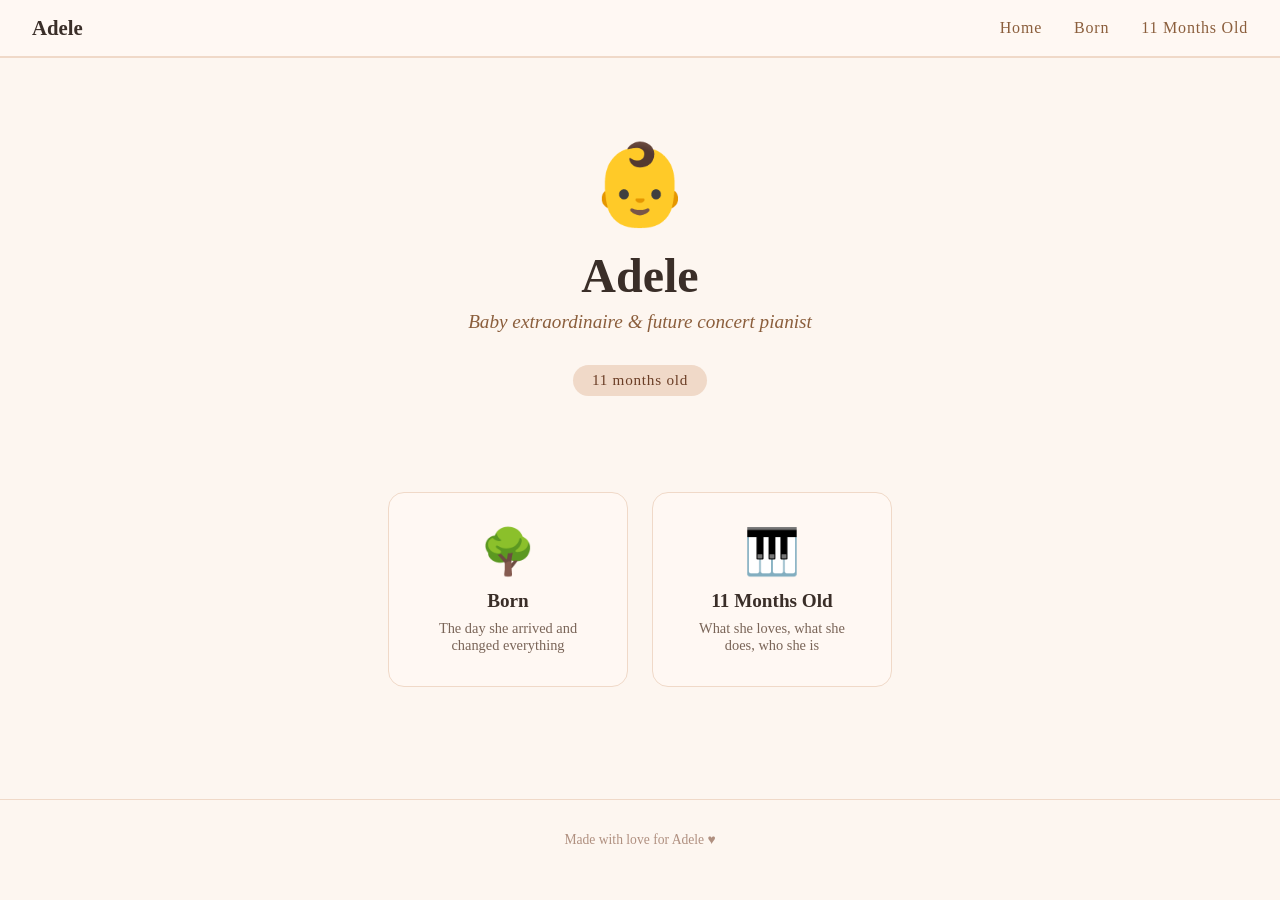
<file: index.html>
<!DOCTYPE html>
<html lang="en">
<head>
  <meta charset="UTF-8" />
  <meta name="viewport" content="width=device-width, initial-scale=1.0" />
  <title>Adele</title>
  <link rel="stylesheet" href="style.css" />
</head>
<body>

  <nav>
    <span class="brand">Adele</span>
    <a href="index.html">Home</a>
    <a href="moments/born.html">Born</a>
    <a href="moments/11monthsold.html">11 Months Old</a>
  </nav>

  <section class="hero">
    <span class="emoji">&#x1F476;</span>
    <h1>Adele</h1>
    <p class="subtitle">Baby extraordinaire &amp; future concert pianist</p>
    <span class="age-badge">11 months old</span>
  </section>

  <section class="cards">
    <a class="card" href="moments/born.html">
      <span class="card-icon">&#x1F333;</span>
      <h2>Born</h2>
      <p>The day she arrived and changed everything</p>
    </a>
    <a class="card" href="moments/11monthsold.html">
      <span class="card-icon">&#x1F3B9;</span>
      <h2>11 Months Old</h2>
      <p>What she loves, what she does, who she is</p>
    </a>
  </section>

  <footer>Made with love for Adele &hearts;</footer>

</body>
</html>
</file>
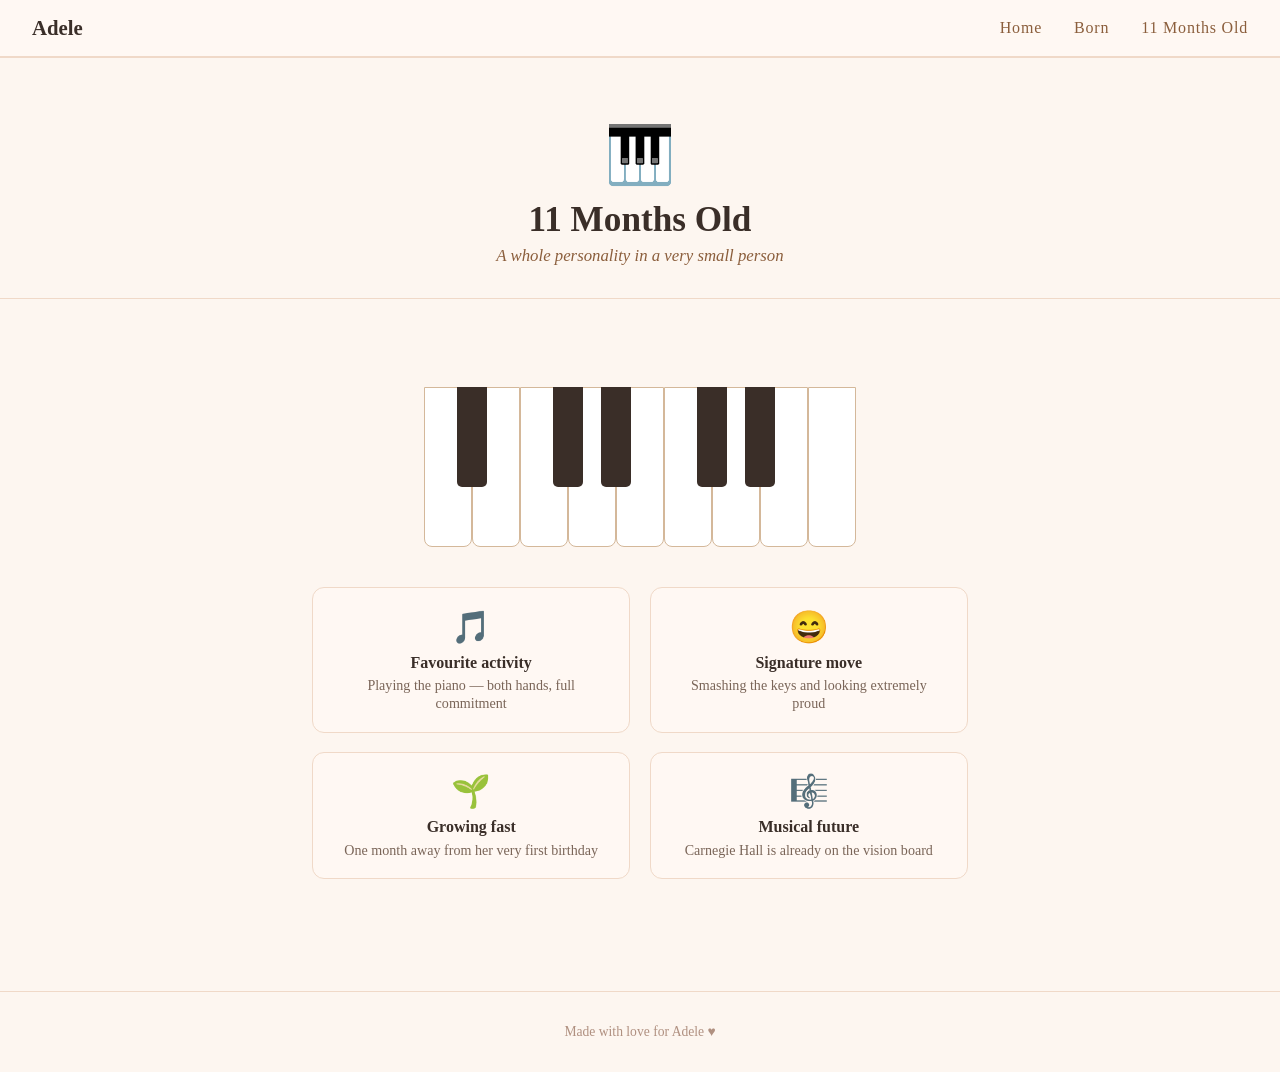
<file: moments/11monthsold.html>
<!DOCTYPE html>
<html lang="en">
<head>
  <meta charset="UTF-8" />
  <meta name="viewport" content="width=device-width, initial-scale=1.0" />
  <title>Adele — 11 Months Old</title>
  <link rel="stylesheet" href="../style.css" />
</head>
<body>

  <nav>
    <span class="brand">Adele</span>
    <a href="../index.html">Home</a>
    <a href="born.html">Born</a>
    <a href="11monthsold.html">11 Months Old</a>
  </nav>

  <div class="page-header">
    <span class="emoji">&#x1F3B9;</span>
    <h1>11 Months Old</h1>
    <p>A whole personality in a very small person</p>
  </div>

  <div class="content">
    <div class="keys">
      <div class="white-key"></div>
      <div class="black-key"></div>
      <div class="white-key"></div>
      <div class="white-key"></div>
      <div class="black-key"></div>
      <div class="white-key"></div>
      <div class="black-key"></div>
      <div class="white-key"></div>
      <div class="white-key"></div>
      <div class="black-key"></div>
      <div class="white-key"></div>
      <div class="black-key"></div>
      <div class="white-key"></div>
      <div class="white-key"></div>
    </div>

    <div class="music-facts">
      <div class="fact-card">
        <span class="f-icon">&#x1F3B5;</span>
        <strong>Favourite activity</strong>
        <span>Playing the piano — both hands, full commitment</span>
      </div>
      <div class="fact-card">
        <span class="f-icon">&#x1F604;</span>
        <strong>Signature move</strong>
        <span>Smashing the keys and looking extremely proud</span>
      </div>
      <div class="fact-card">
        <span class="f-icon">&#x1F331;</span>
        <strong>Growing fast</strong>
        <span>One month away from her very first birthday</span>
      </div>
      <div class="fact-card">
        <span class="f-icon">&#x1F3BC;</span>
        <strong>Musical future</strong>
        <span>Carnegie Hall is already on the vision board</span>
      </div>
    </div>

  </div>

  <footer>Made with love for Adele &hearts;</footer>

</body>
</html>
</file>
<file: style.css>
* {
  box-sizing: border-box;
  margin: 0;
  padding: 0;
}

body {
  font-family: Georgia, serif;
  background: #fdf6f0;
  color: #3a2e28;
  min-height: 100vh;
}

nav {
  background: #fff8f3;
  border-bottom: 2px solid #f0d9c8;
  padding: 1rem 2rem;
  display: flex;
  gap: 2rem;
  align-items: center;
}

nav a {
  text-decoration: none;
  color: #8b5e3c;
  font-size: 1rem;
  letter-spacing: 0.05em;
}

nav a:hover {
  color: #c0845a;
}

nav .brand {
  font-size: 1.3rem;
  font-weight: bold;
  color: #3a2e28;
  margin-right: auto;
}

.hero {
  text-align: center;
  padding: 5rem 2rem 3rem;
}

.hero .emoji {
  font-size: 5rem;
  display: block;
  margin-bottom: 1rem;
}

.hero h1 {
  font-size: 3rem;
  color: #3a2e28;
  margin-bottom: 0.5rem;
}

.hero .subtitle {
  font-size: 1.2rem;
  color: #8b5e3c;
  font-style: italic;
  margin-bottom: 2rem;
}

.hero .age-badge {
  display: inline-block;
  background: #f0d9c8;
  color: #6b3e26;
  padding: 0.4rem 1.2rem;
  border-radius: 999px;
  font-size: 0.95rem;
  letter-spacing: 0.05em;
}

.cards {
  display: flex;
  gap: 1.5rem;
  justify-content: center;
  flex-wrap: wrap;
  padding: 3rem 2rem;
}

.card {
  background: #fff8f3;
  border: 1.5px solid #f0d9c8;
  border-radius: 16px;
  padding: 2rem;
  width: 240px;
  text-align: center;
  text-decoration: none;
  color: inherit;
  transition: transform 0.15s, box-shadow 0.15s;
}

.card:hover {
  transform: translateY(-4px);
  box-shadow: 0 8px 20px rgba(139, 94, 60, 0.12);
}

.card .card-icon {
  font-size: 2.8rem;
  display: block;
  margin-bottom: 0.75rem;
}

.card h2 {
  font-size: 1.2rem;
  margin-bottom: 0.5rem;
  color: #3a2e28;
}

.card p {
  font-size: 0.9rem;
  color: #7a6558;
}

.page-header {
  text-align: center;
  padding: 4rem 2rem 2rem;
  border-bottom: 1px solid #f0d9c8;
}

.page-header .emoji {
  font-size: 3.5rem;
  display: block;
  margin-bottom: 0.75rem;
}

.page-header h1 {
  font-size: 2.2rem;
  margin-bottom: 0.4rem;
}

.page-header p {
  color: #8b5e3c;
  font-style: italic;
  font-size: 1.05rem;
}

.content {
  max-width: 720px;
  margin: 0 auto;
  padding: 3rem 2rem;
}

.page-photo {
  display: block;
  max-width: 100%;
  max-height: 40vh;
  width: auto;
  object-fit: contain;
  border-radius: 16px;
  margin: 0 auto 2.5rem;
}

.milestone-list {
  list-style: none;
  display: flex;
  flex-direction: column;
  gap: 1.2rem;
}

.milestone-list li {
  background: #fff8f3;
  border: 1.5px solid #f0d9c8;
  border-radius: 12px;
  padding: 1.2rem 1.5rem;
  display: flex;
  align-items: flex-start;
  gap: 1rem;
}

.milestone-list .m-icon {
  font-size: 1.8rem;
  flex-shrink: 0;
}

.milestone-list .m-text strong {
  display: block;
  font-size: 1.05rem;
  margin-bottom: 0.2rem;
}

.milestone-list .m-text span {
  font-size: 0.9rem;
  color: #7a6558;
}

.keys {
  display: flex;
  justify-content: center;
  gap: 0;
  margin: 2.5rem 0;
}

.white-key {
  width: 48px;
  height: 160px;
  background: #fff;
  border: 1.5px solid #d4b89a;
  border-radius: 0 0 8px 8px;
  position: relative;
  z-index: 1;
  cursor: default;
  transition: background 0.1s;
}

.white-key:hover {
  background: #fef3e8;
}

.black-key {
  width: 30px;
  height: 100px;
  background: #3a2e28;
  border-radius: 0 0 5px 5px;
  margin-left: -15px;
  margin-right: -15px;
  position: relative;
  z-index: 2;
  cursor: default;
}

.music-facts {
  display: grid;
  grid-template-columns: 1fr 1fr;
  gap: 1.2rem;
  margin-top: 2rem;
}

.fact-card {
  background: #fff8f3;
  border: 1.5px solid #f0d9c8;
  border-radius: 12px;
  padding: 1.2rem 1.4rem;
  text-align: center;
}

.fact-card .f-icon {
  font-size: 2rem;
  display: block;
  margin-bottom: 0.5rem;
}

.fact-card strong {
  display: block;
  font-size: 1rem;
  margin-bottom: 0.3rem;
}

.fact-card span {
  font-size: 0.88rem;
  color: #7a6558;
}

footer {
  text-align: center;
  padding: 2rem;
  font-size: 0.85rem;
  color: #b09080;
  border-top: 1px solid #f0d9c8;
  margin-top: 4rem;
}
</file>
